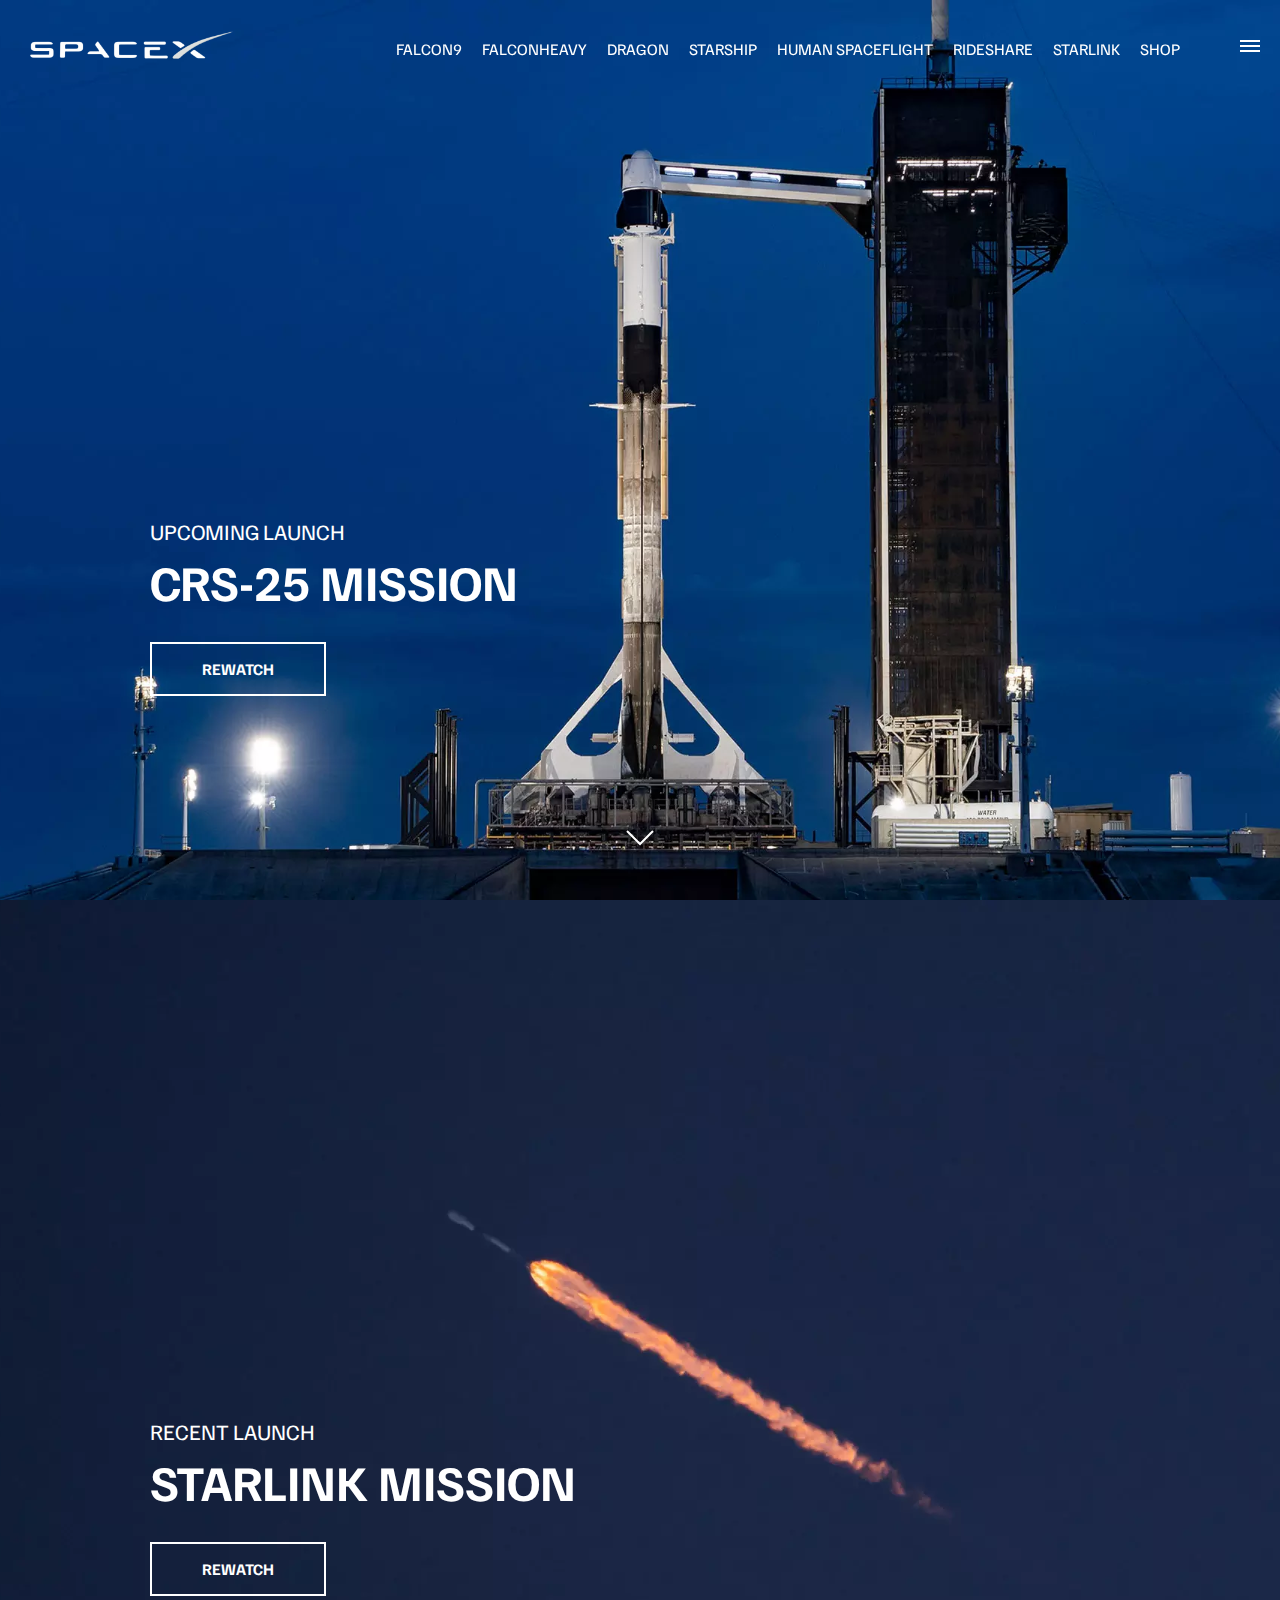
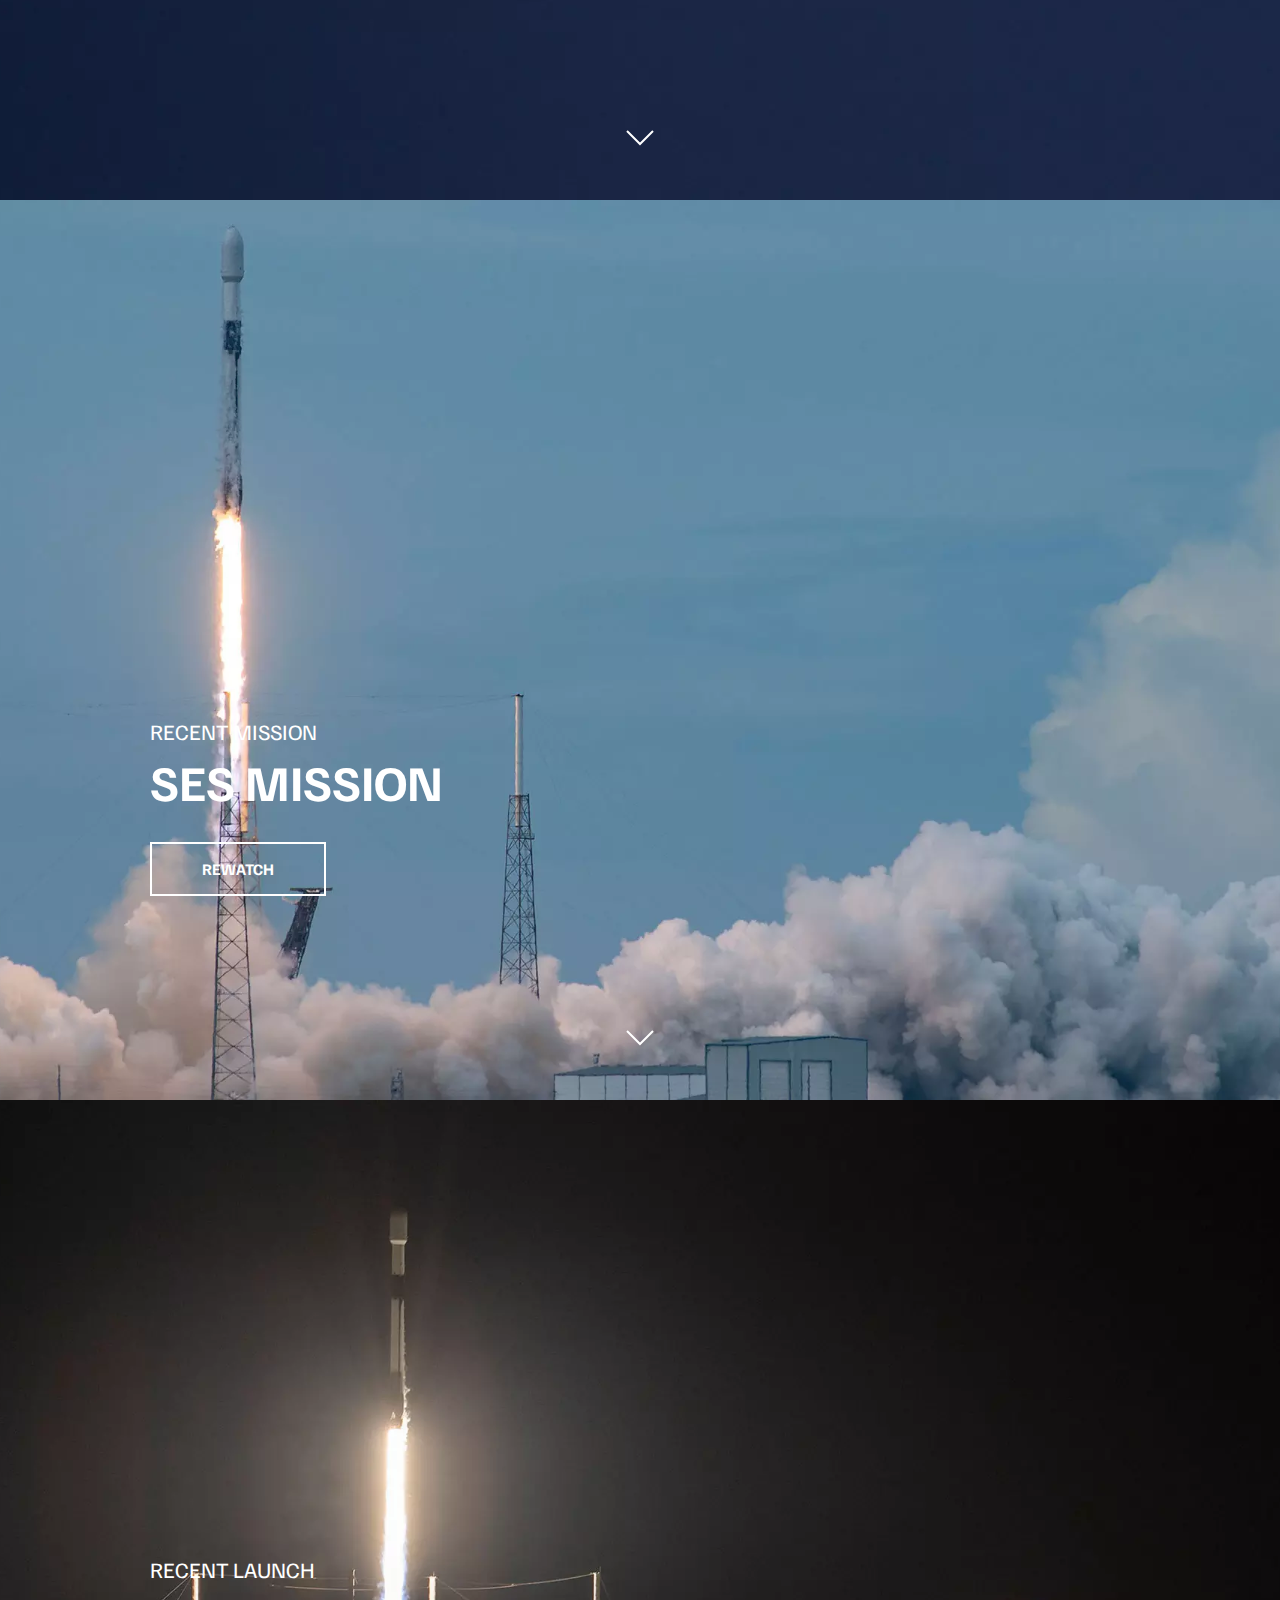
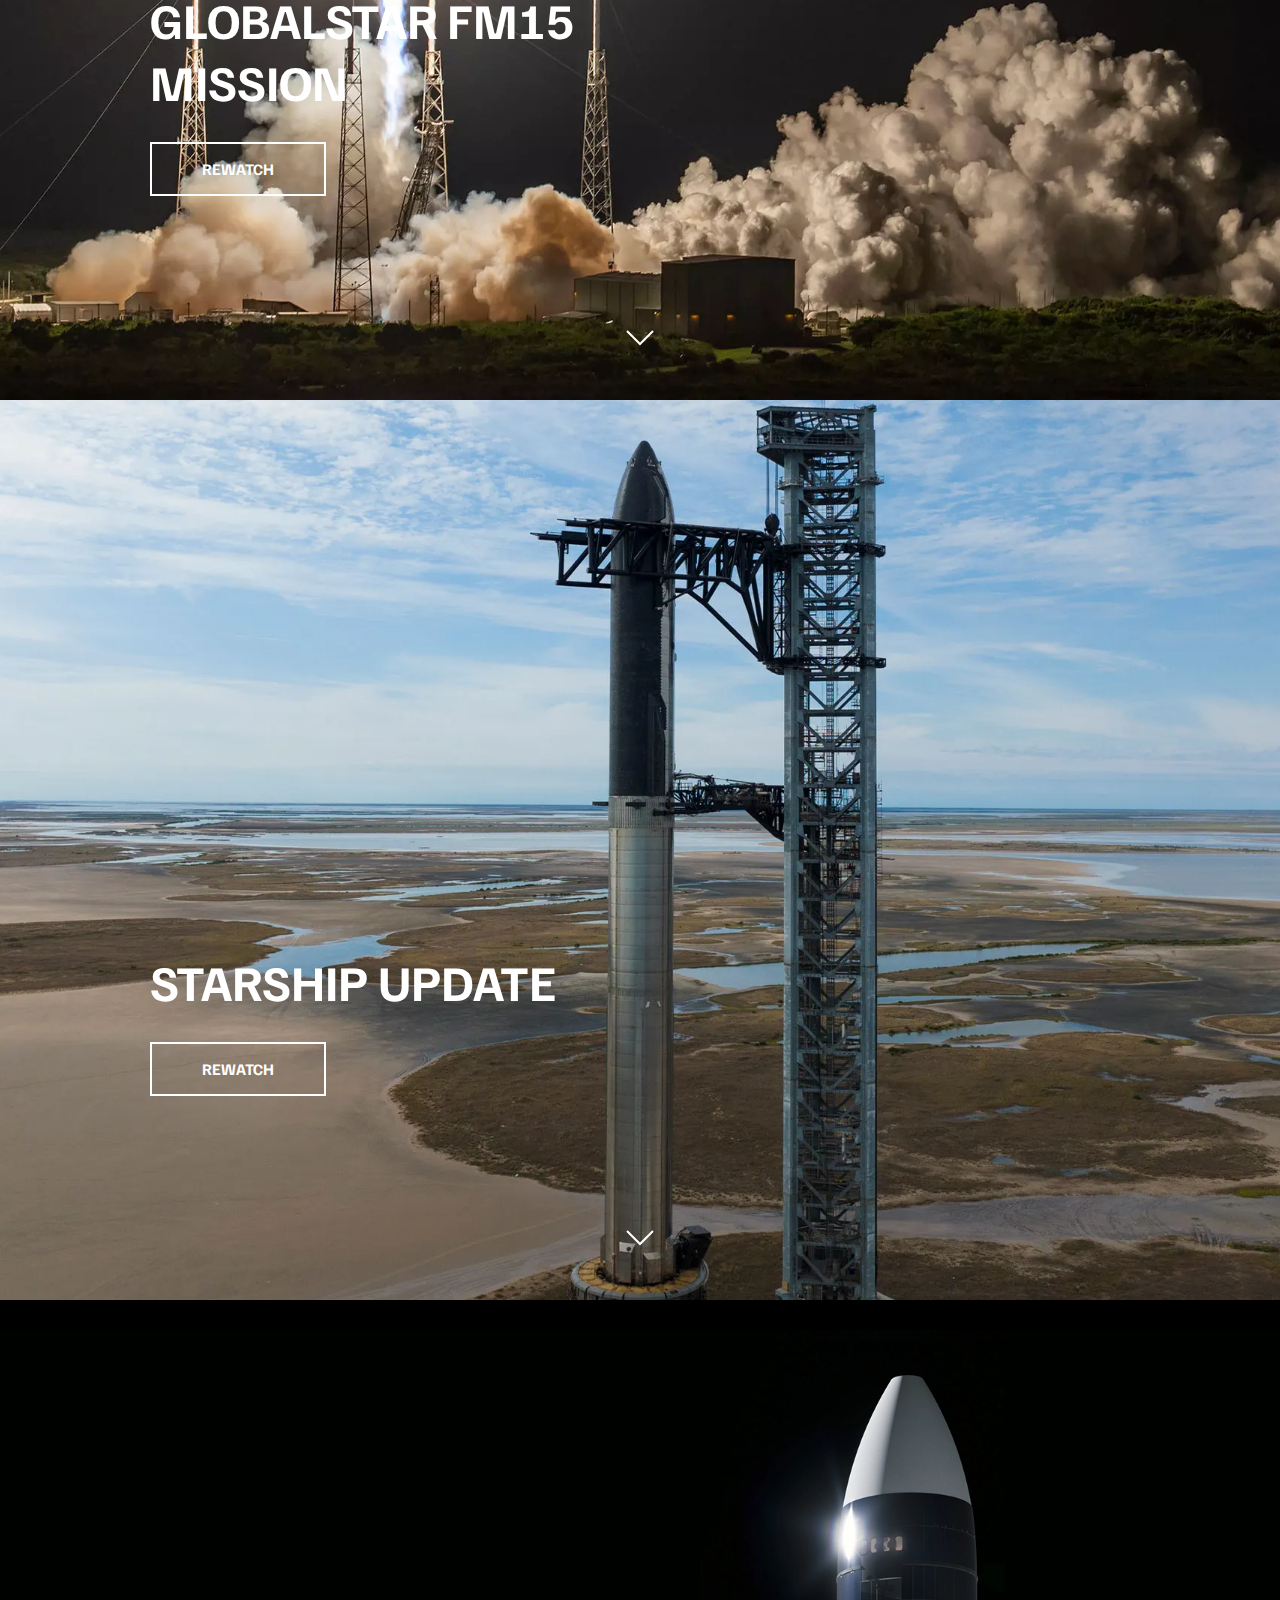
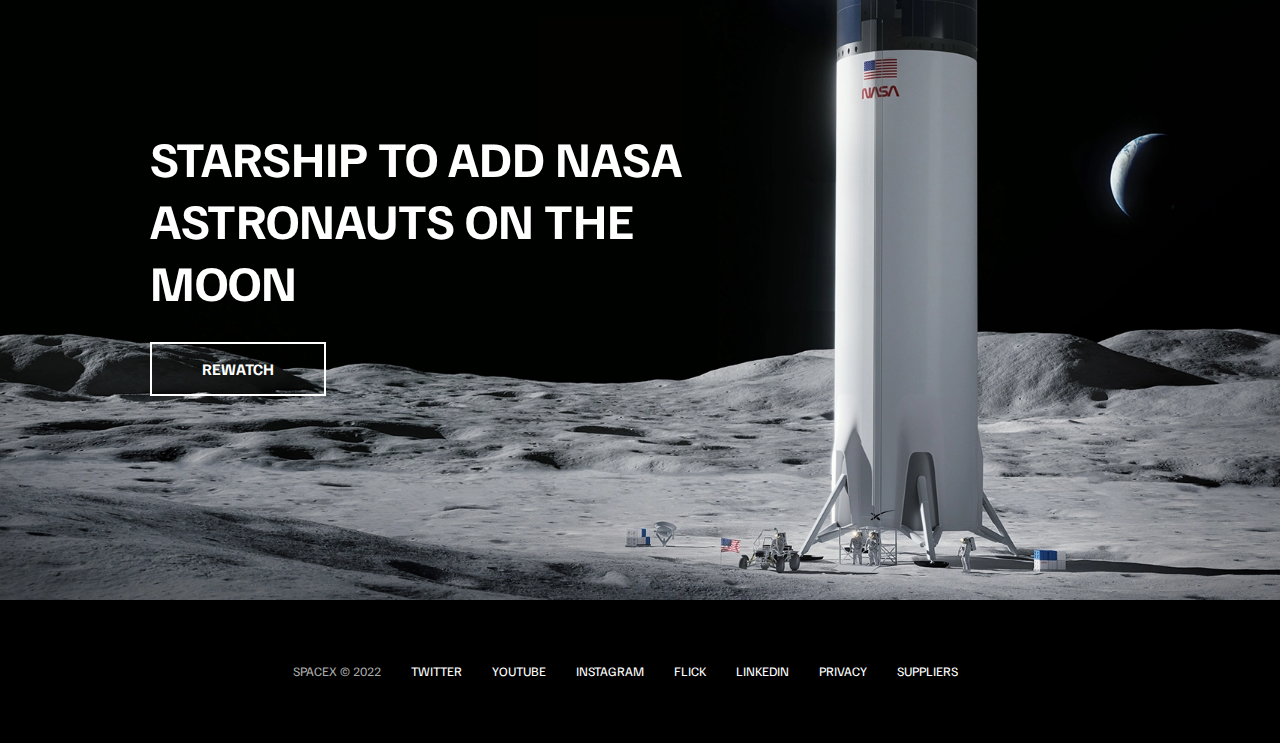
<file: index.html>
<!DOCTYPE html>
<html lang="en">
  <head>
    <meta charset="UTF-8" />
    <meta http-equiv="X-UA-Compatible" content="IE=edge" />
    <meta name="viewport" content="width=device-width, initial-scale=1.0" />
    <link rel="stylesheet" href="style.css" />
    <script src="script.js" defer></script>
    <title>SpaceX clone</title>
  </head>
  <body>
    <div id="overlay"></div>
    <div id="mobile-menu" class="mobile-main-menu">
      <ul>

        <li class="mobile-only"><a href="falcon9.html">falcon9</a></li>
        <li class="mobile-only"><a href="falconheavy.html">falconheavy</a></li>
        <li class="mobile-only"><a href="dragon.html">dragon</a></li>
        <li class="mobile-only"><a href="starship.html">starship</a></li>
        <li class="mobile-only">
          <a href="humanspaceflight.html">human spaceflight</a>
        </li>
        <li class="mobile-only"><a href="rideshare.html">rideshare</a></li>
        <li class="mobile-only"><a href="rideshare.html">Starlink</a></li>
        <li><a href="#">Mission</a></li>
        <li><a href="#">Launches</a></li>
        <li><a href="#">Careers</a></li>
        <li><a href="#">Updates</a></li>
        <li><a href="#">Shop</a></li>
        
      </ul>
    </div>
    <header class="main-header">
      <div class="logo">
        <a href="index.html"> <img src="img/logo.png" alt="SpaceX" /> </a>
      </div>
      <nav class="desktop-main-menu">
        <ul>
          <li><a href="falcon9.html">falcon9</a></li>
          <li><a href="falconheavy.html">falconheavy</a></li>
          <li><a href="dragon.html">dragon</a></li>
          <li><a href="starship.html">starship</a></li>
          <li><a href="humanspaceflight.html">human spaceflight</a></li>
          <li><a href="rideshare.html">rideshare</a></li>
          <li><a href="rideshare.html">Starlink</a></li>
          <li><a href="shop.html">shop</a></li>
        </ul>
      </nav>
    </header>

    <!-- Hamburger Menu -->
    <button id="menu-btn" class="hamburger" type="button">
      <span class="hamburger-top"></span>
      <span class="hamburger-middle"></span>
      <span class="hamburger-bottom"></span>
    </button>

    <!-- Section A -->
    <section class="section-a">
      <div class="section-inner">
        <h4>Upcoming Launch</h4>
        <h2>CRS-25 Mission</h2>
        <a class="btn animate">
          <div class="hover"></div>
          <span>Rewatch</span>
        </a>
      </div>

      <div class="scroll-arrow">
        <svg width="30px" height="20px">
          <path
            stroke="#ffffff"
            fill="none"
            stroke-width="2px"
            d="M2.000,5.000 L15.000,18.000 L28.000,5.000"
          ></path>
        </svg>
      </div>
    </section>

    <!-- Section B -->
    <section class="section-b">
      <div class="section-inner">
        <h4>Recent Launch</h4>
        <h2>Starlink Mission</h2>
        <a class="btn animate">
          <div class="hover"></div>
          <span>Rewatch</span>
        </a>
      </div>

      <div class="scroll-arrow">
        <svg width="30px" height="20px">
          <path
            stroke="#ffffff"
            fill="none"
            stroke-width="2px"
            d="M2.000,5.000 L15.000,18.000 L28.000,5.000"
          ></path>
        </svg>
      </div>
    </section>

    <!-- Section C -->
    <section class="section-c">
      <div class="section-inner">
        <h4>Recent Mission</h4>
        <h2>SES Mission</h2>
        <a class="btn animate">
          <div class="hover"></div>
          <span>Rewatch</span>
        </a>
      </div>

      <div class="scroll-arrow">
        <svg width="30px" height="20px">
          <path
            stroke="#ffffff"
            fill="none"
            stroke-width="2px"
            d="M2.000,5.000 L15.000,18.000 L28.000,5.000"
          ></path>
        </svg>
      </div>
    </section>

    <!-- Section D -->
    <section class="section-d">
      <div class="section-inner">
        <h4>Recent Launch</h4>
        <h2>Globalstar FM15 Mission</h2>
        <a class="btn animate">
          <div class="hover"></div>
          <span>Rewatch</span>
        </a>
      </div>

      <div class="scroll-arrow">
        <svg width="30px" height="20px">
          <path
            stroke="#ffffff"
            fill="none"
            stroke-width="2px"
            d="M2.000,5.000 L15.000,18.000 L28.000,5.000"
          ></path>
        </svg>
      </div>
    </section>

    <!-- Section E -->
    <section class="section-e">
      <div class="section-inner">
        <h2>Starship Update</h2>
        <a class="btn animate">
          <div class="hover"></div>
          <span>Rewatch</span>
        </a>
      </div>

      <div class="scroll-arrow">
        <svg width="30px" height="20px">
          <path
            stroke="#ffffff"
            fill="none"
            stroke-width="2px"
            d="M2.000,5.000 L15.000,18.000 L28.000,5.000"
          ></path>
        </svg>
      </div>
    </section>

    <!-- Section F -->
    <section class="section-f">
      <div class="section-inner">
        <h2>Starship to add NASA astronauts on the moon</h2>
        <a class="btn animate">
          <div class="hover"></div>
          <span>Rewatch</span>
        </a>
      </div>
    </section>

    <footer>
      <ul>
        <li>SpaceX &copy; 2022</li>
        <li><a href="#">Twitter</a></li>
        <li><a href="#">Youtube</a></li>
        <li><a href="#">Instagram</a></li>
        <li><a href="#">Flick</a></li>
        <li><a href="#">LinkedIn</a></li>
        <li><a href="#">Privacy</a></li>
        <li><a href="#">Suppliers</a></li>
      </ul>
    </footer>
  </body>
</html>
</file>
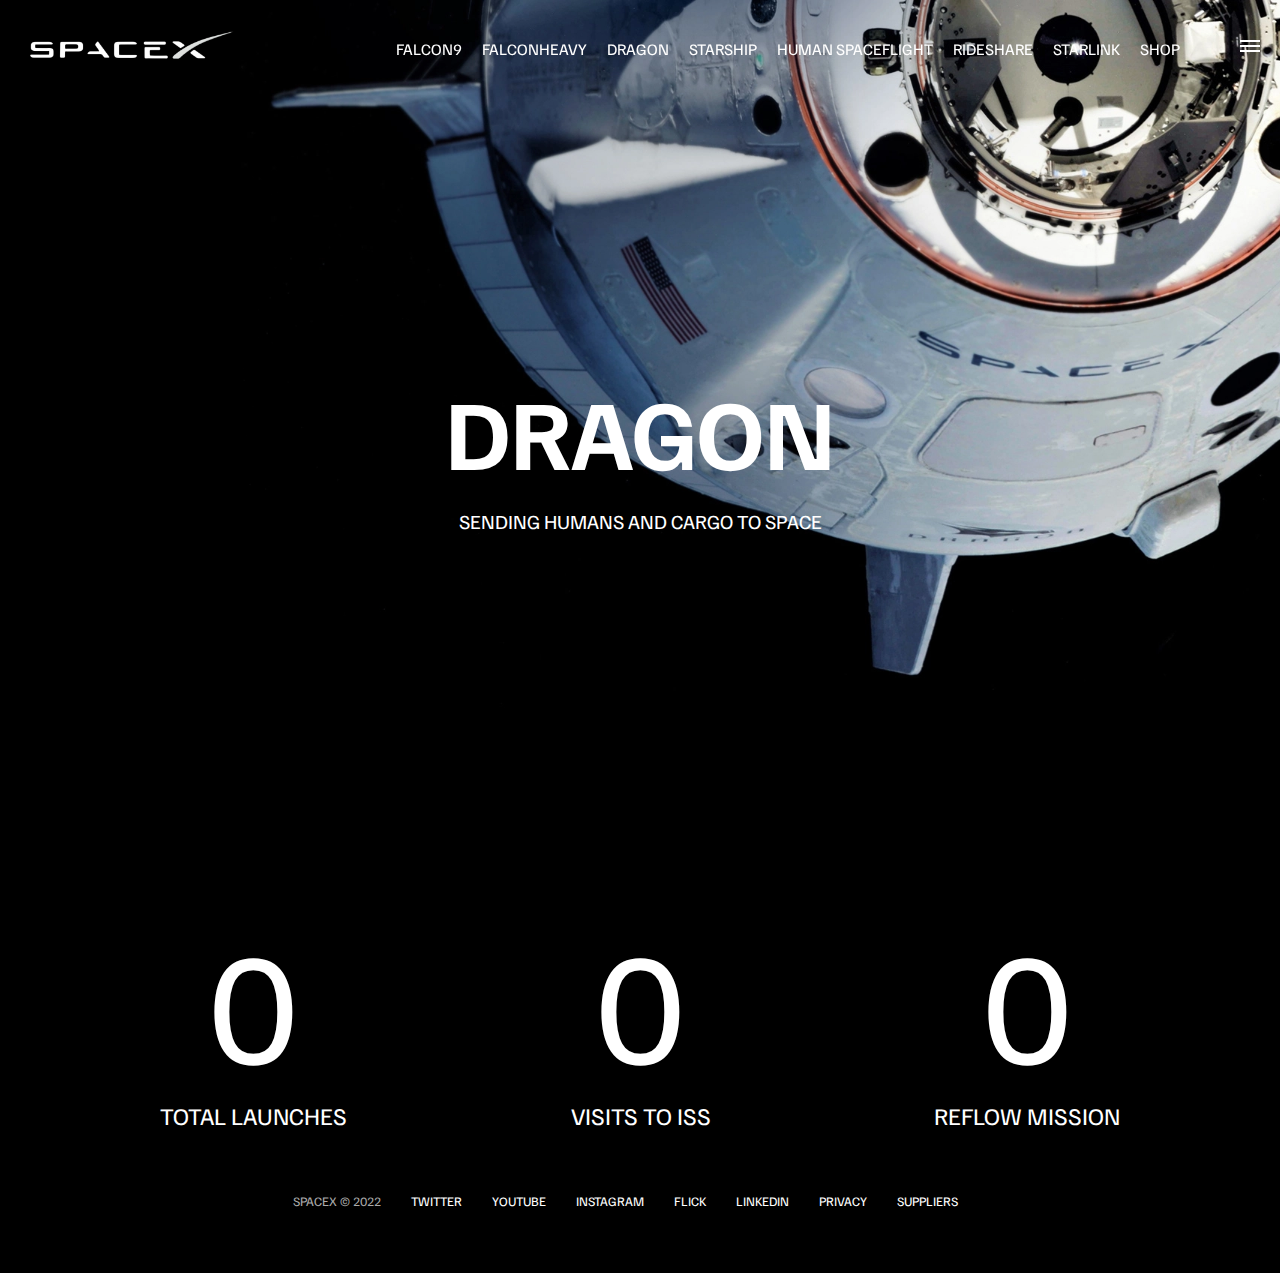
<file: dragon.html>
<!DOCTYPE html>
<html lang="en">
  <head>
    <meta charset="UTF-8" />
    <meta http-equiv="X-UA-Compatible" content="IE=edge" />
    <meta name="viewport" content="width=device-width, initial-scale=1.0" />
    <link rel="stylesheet" href="style.css" />
    <script src="script.js" defer></script>
    <title>SpaceX-Dragon</title>
  </head>
  <body>
    <div id="overlay"></div>
    <div id="mobile-menu" class="mobile-main-menu">
      <ul>
        <li class="mobile-only"><a href="falcon9.html">falcon9</a></li>
        <li class="mobile-only"><a href="falconheavy.html">falconheavy</a></li>
        <li class="mobile-only"><a href="dragon.html">dragon</a></li>
        <li class="mobile-only"><a href="starship.html">starship</a></li>
        <li class="mobile-only">
          <a href="humanspaceflight.html">human spaceflight</a>
        </li>
        <li class="mobile-only"><a href="rideshare.html">rideshare</a></li>
        <li class="mobile-only"><a href="rideshare.html">Starlink</a></li>
        <li><a href="#">Mission</a></li>
        <li><a href="#">Launches</a></li>
        <li><a href="#">Careers</a></li>
        <li><a href="#">Updates</a></li>
        <li><a href="#">Shop</a></li>
      </ul>
    </div>
    <header class="main-header">
      <div class="logo">
        <a href="index.html"> <img src="img/logo.png" alt="SpaceX" /> </a>
      </div>
      <nav class="desktop-main-menu">
        <ul>
          <li><a href="falcon9.html">falcon9</a></li>
          <li><a href="falconheavy.html">falconheavy</a></li>
          <li><a href="dragon.html">dragon</a></li>
          <li><a href="starship.html">starship</a></li>
          <li><a href="humanspaceflight.html">human spaceflight</a></li>
          <li><a href="rideshare.html">rideshare</a></li>
          <li><a href="rideshare.html">Starlink</a></li>
          <li><a href="shop.html">shop</a></li>
        </ul>
      </nav>
    </header>

    <!-- Hamburger Menu -->
    <button id="menu-btn" class="hamburger" type="button">
      <span class="hamburger-top"></span>
      <span class="hamburger-middle"></span>
      <span class="hamburger-bottom"></span>
    </button>

    <section class="section-animation bg-falcon-dragon">

    </section>
    <div class="section-inner-center">
        <h3>Dragon</h3>
        <p>Sending Humans and Cargo to Space</p>
    </div>

    <div class="stats">
        <div>
            <span class="counter" data-target='34'>0</span>
            <h4>Total Launches</h4>
        </div>
        <div>
            <span class="counter" data-target='31'>0</span>
            <h4>Visits to ISS</h4>
        </div>
        <div>
            <span class="counter" data-target='13'>0</span>
            <h4>Reflow Mission</h4>
        </div>
    </div>

    <footer>
      <ul>
        <li>SpaceX &copy; 2022</li>
        <li><a href="#">Twitter</a></li>
        <li><a href="#">Youtube</a></li>
        <li><a href="#">Instagram</a></li>
        <li><a href="#">Flick</a></li>
        <li><a href="#">LinkedIn</a></li>
        <li><a href="#">Privacy</a></li>
        <li><a href="#">Suppliers</a></li>
      </ul>
    </footer>
  </body>
</html>
</file>
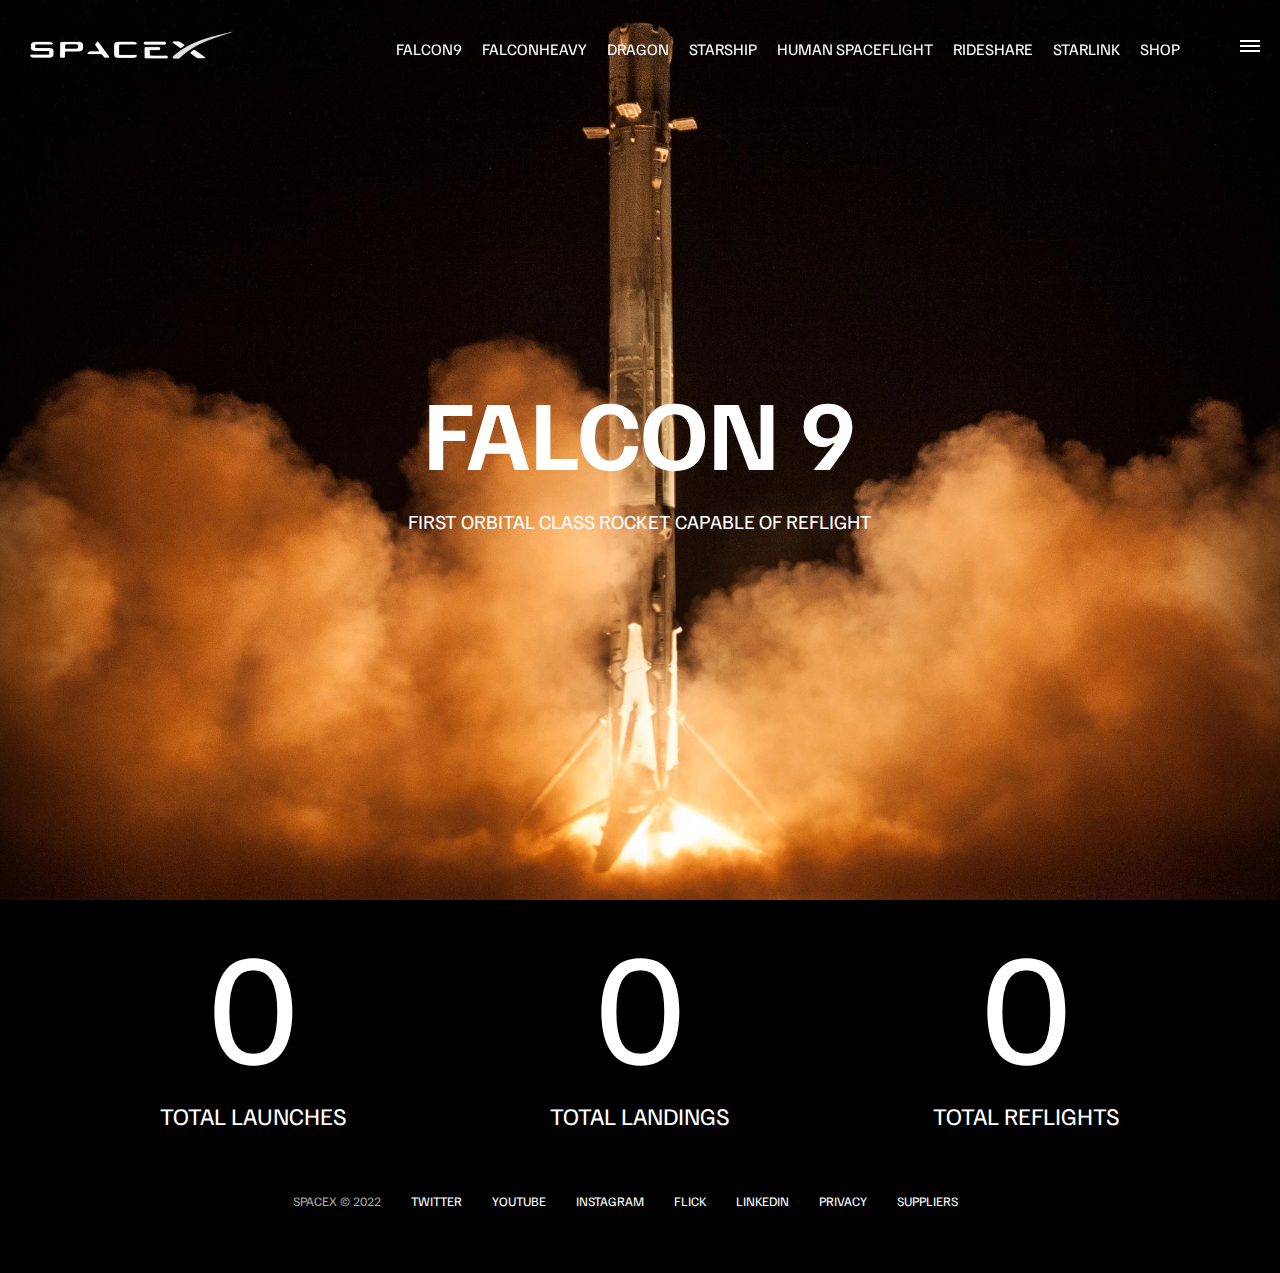
<file: falcon9.html>
<!DOCTYPE html>
<html lang="en">
  <head>
    <meta charset="UTF-8" />
    <meta http-equiv="X-UA-Compatible" content="IE=edge" />
    <meta name="viewport" content="width=device-width, initial-scale=1.0" />
    <link rel="stylesheet" href="style.css" />
    <script src="script.js" defer></script>
    <title>SpaceX-Falcon 9</title>
  </head>
  <body>
    <div id="overlay"></div>
    <div id="mobile-menu" class="mobile-main-menu">
      <ul>
        <li class="mobile-only"><a href="falcon9.html">falcon9</a></li>
        <li class="mobile-only"><a href="falconheavy.html">falconheavy</a></li>
        <li class="mobile-only"><a href="dragon.html">dragon</a></li>
        <li class="mobile-only"><a href="starship.html">starship</a></li>
        <li class="mobile-only">
          <a href="humanspaceflight.html">human spaceflight</a>
        </li>
        <li class="mobile-only"><a href="rideshare.html">rideshare</a></li>
        <li class="mobile-only"><a href="rideshare.html">Starlink</a></li>
        <li><a href="#">Mission</a></li>
        <li><a href="#">Launches</a></li>
        <li><a href="#">Careers</a></li>
        <li><a href="#">Updates</a></li>
        <li><a href="#">Shop</a></li>
      </ul>
    </div>
    <header class="main-header">
      <div class="logo">
        <a href="index.html"> <img src="img/logo.png" alt="SpaceX" /> </a>
      </div>
      <nav class="desktop-main-menu">
        <ul>
          <li><a href="falcon9.html">falcon9</a></li>
          <li><a href="falconheavy.html">falconheavy</a></li>
          <li><a href="dragon.html">dragon</a></li>
          <li><a href="starship.html">starship</a></li>
          <li><a href="humanspaceflight.html">human spaceflight</a></li>
          <li><a href="rideshare.html">rideshare</a></li>
          <li><a href="rideshare.html">Starlink</a></li>
          <li><a href="shop.html">shop</a></li>
        </ul>
      </nav>
    </header>

    <!-- Hamburger Menu -->
    <button id="menu-btn" class="hamburger" type="button">
      <span class="hamburger-top"></span>
      <span class="hamburger-middle"></span>
      <span class="hamburger-bottom"></span>
    </button>

    <section class="section-animation bg-falcon-9">

    </section>
    <div class="section-inner-center">
        <h3>Falcon 9</h3>
        <p>First orbital class rocket capable of reflight</p>
    </div>

    <div class="stats">
        <div>
            <span class="counter" data-target='3'>0</span>
            <h4>Total Launches</h4>
        </div>
        <div>
            <span class="counter" data-target='7'>0</span>
            <h4>Total Landings</h4>
        </div>
        <div>
            <span class="counter" data-target='4'>0</span>
            <h4>Total Reflights</h4>
        </div>
    </div>

    <footer>
      <ul>
        <li>SpaceX &copy; 2022</li>
        <li><a href="#">Twitter</a></li>
        <li><a href="#">Youtube</a></li>
        <li><a href="#">Instagram</a></li>
        <li><a href="#">Flick</a></li>
        <li><a href="#">LinkedIn</a></li>
        <li><a href="#">Privacy</a></li>
        <li><a href="#">Suppliers</a></li>
      </ul>
    </footer>
  </body>
</html>
</file>
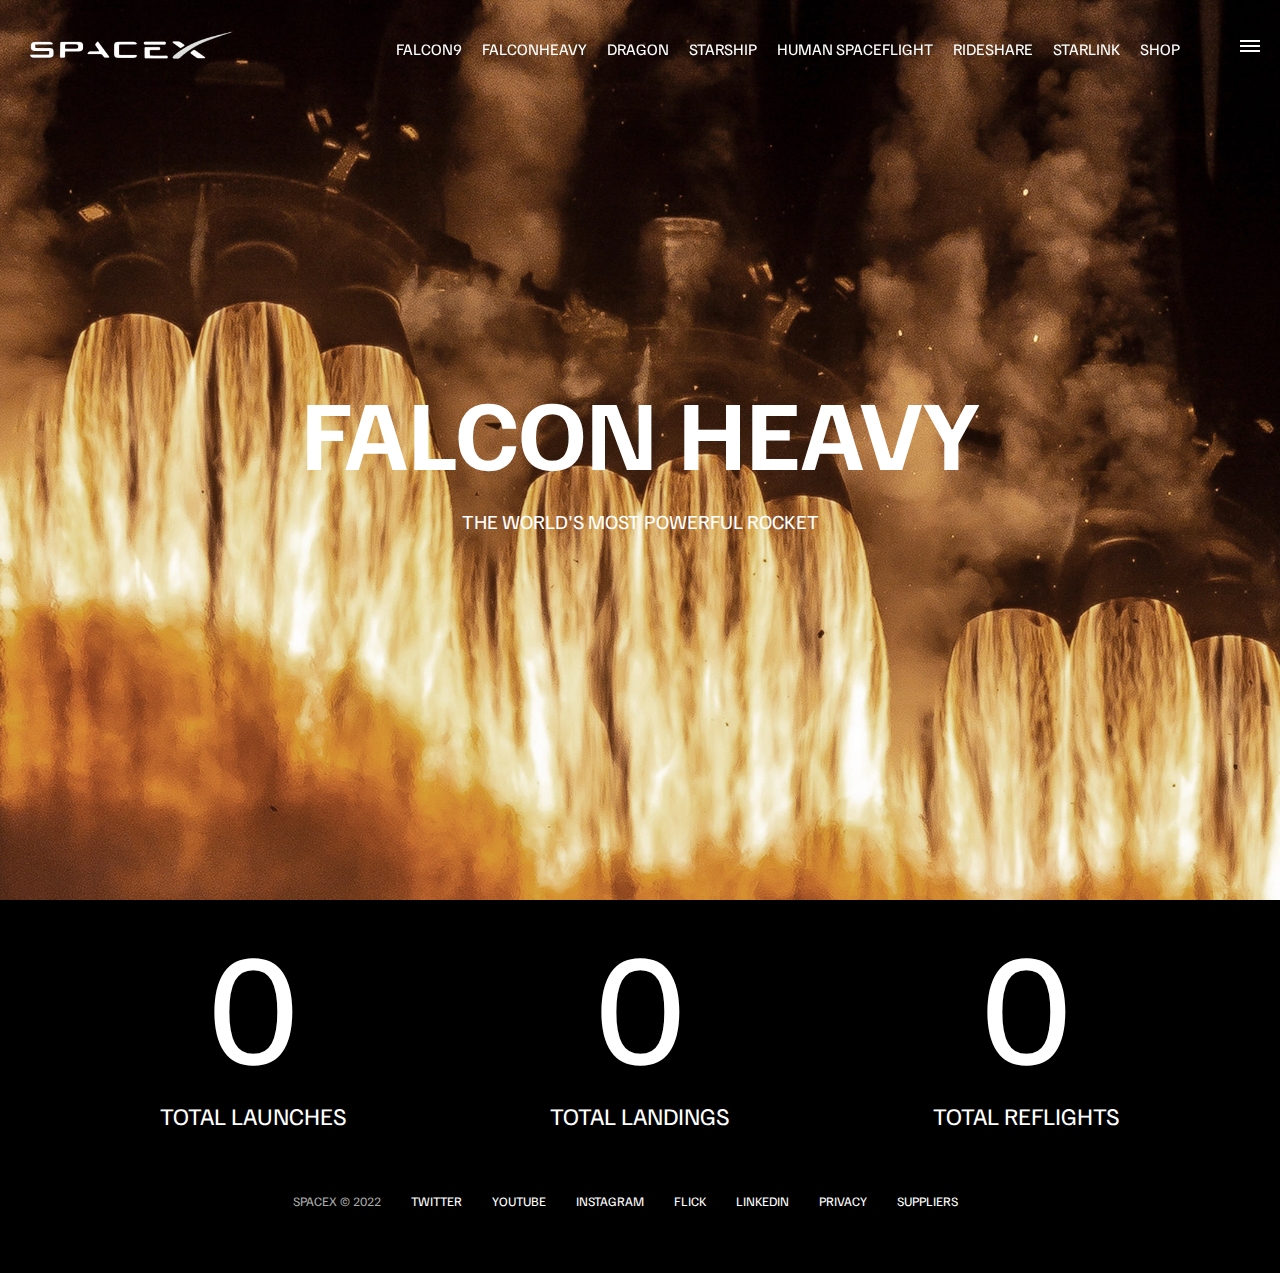
<file: falconheavy.html>
<!DOCTYPE html>
<html lang="en">
  <head>
    <meta charset="UTF-8" />
    <meta http-equiv="X-UA-Compatible" content="IE=edge" />
    <meta name="viewport" content="width=device-width, initial-scale=1.0" />
    <link rel="stylesheet" href="style.css" />
    <script src="script.js" defer></script>
    <title>SpaceX-Falcon Heavy</title>
  </head>
  <body>
    <div id="overlay"></div>
    <div id="mobile-menu" class="mobile-main-menu">
      <ul>
        <li class="mobile-only"><a href="falcon9.html">falcon9</a></li>
        <li class="mobile-only"><a href="falconheavy.html">falconheavy</a></li>
        <li class="mobile-only"><a href="dragon.html">dragon</a></li>
        <li class="mobile-only"><a href="starship.html">starship</a></li>
        <li class="mobile-only">
          <a href="humanspaceflight.html">human spaceflight</a>
        </li>
        <li class="mobile-only"><a href="rideshare.html">rideshare</a></li>
        <li class="mobile-only"><a href="rideshare.html">Starlink</a></li>
        <li><a href="#">Mission</a></li>
        <li><a href="#">Launches</a></li>
        <li><a href="#">Careers</a></li>
        <li><a href="#">Updates</a></li>
        <li><a href="#">Shop</a></li>
      </ul>
    </div>
    <header class="main-header">
      <div class="logo">
        <a href="index.html"> <img src="img/logo.png" alt="SpaceX" /> </a>
      </div>
      <nav class="desktop-main-menu">
        <ul>
          <li><a href="falcon9.html">falcon9</a></li>
          <li><a href="falconheavy.html">falconheavy</a></li>
          <li><a href="dragon.html">dragon</a></li>
          <li><a href="starship.html">starship</a></li>
          <li><a href="humanspaceflight.html">human spaceflight</a></li>
          <li><a href="rideshare.html">rideshare</a></li>
          <li><a href="rideshare.html">Starlink</a></li>
          <li><a href="shop.html">shop</a></li>
        </ul>
      </nav>
    </header>

    <!-- Hamburger Menu -->
    <button id="menu-btn" class="hamburger" type="button">
      <span class="hamburger-top"></span>
      <span class="hamburger-middle"></span>
      <span class="hamburger-bottom"></span>
    </button>

    <section class="section-animation bg-falcon-heavy">

    </section>
    <div class="section-inner-center">
        <h3>Falcon heavy</h3>
        <p>The World's most powerful Rocket</p>
    </div>

    <div class="stats">
        <div>
            <span class="counter" data-target='3'>0</span>
            <h4>Total Launches</h4>
        </div>
        <div>
            <span class="counter" data-target='7'>0</span>
            <h4>Total Landings</h4>
        </div>
        <div>
            <span class="counter" data-target='4'>0</span>
            <h4>Total Reflights</h4>
        </div>
    </div>

    <footer>
      <ul>
        <li>SpaceX &copy; 2022</li>
        <li><a href="#">Twitter</a></li>
        <li><a href="#">Youtube</a></li>
        <li><a href="#">Instagram</a></li>
        <li><a href="#">Flick</a></li>
        <li><a href="#">LinkedIn</a></li>
        <li><a href="#">Privacy</a></li>
        <li><a href="#">Suppliers</a></li>
      </ul>
    </footer>
  </body>
</html>
</file>
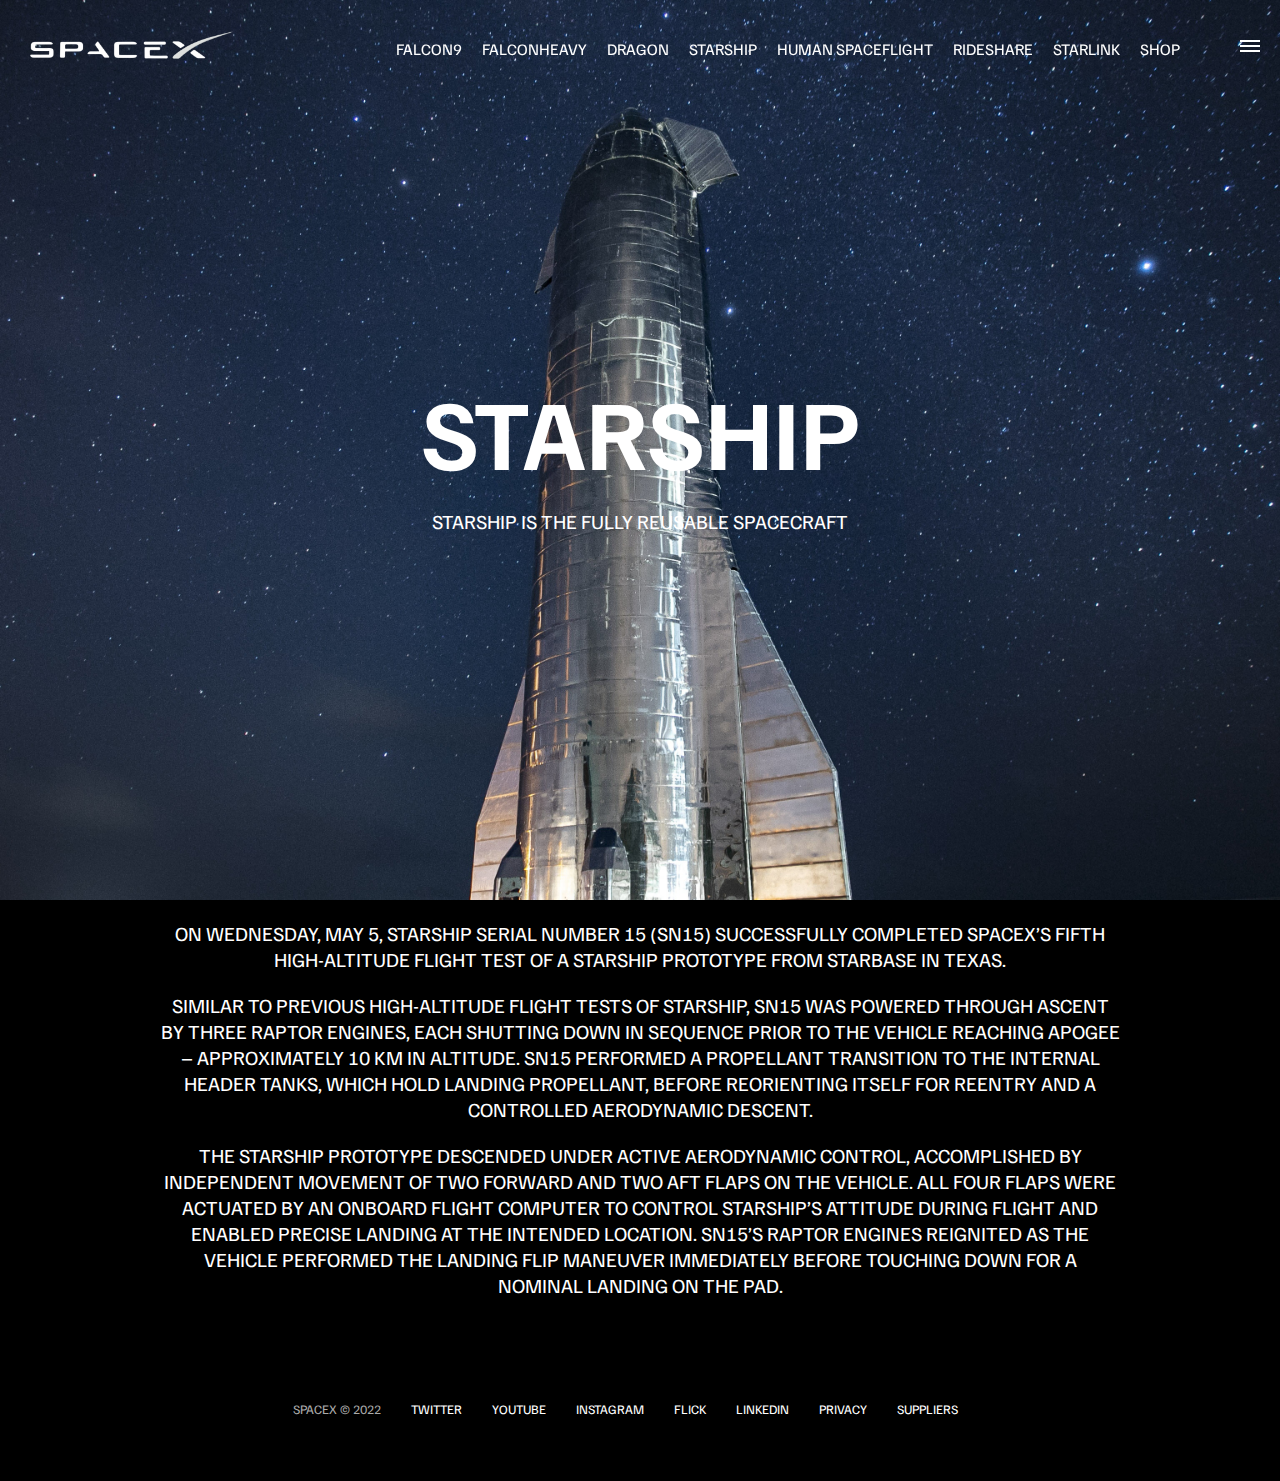
<file: starship.html>
<!DOCTYPE html>
<html lang="en">
  <head>
    <meta charset="UTF-8" />
    <meta http-equiv="X-UA-Compatible" content="IE=edge" />
    <meta name="viewport" content="width=device-width, initial-scale=1.0" />
    <link rel="stylesheet" href="style.css" />
    <script src="script.js" defer></script>
    <title>SpaceX-starship</title>
  </head>
  <body>
    <div id="overlay"></div>
    <div id="mobile-menu" class="mobile-main-menu">
      <ul>
        <li class="mobile-only"><a href="falcon9.html">falcon9</a></li>
        <li class="mobile-only"><a href="falconheavy.html">falconheavy</a></li>
        <li class="mobile-only"><a href="dragon.html">dragon</a></li>
        <li class="mobile-only"><a href="starship.html">starship</a></li>
        <li class="mobile-only">
          <a href="humanspaceflight.html">human spaceflight</a>
        </li>
        <li class="mobile-only"><a href="rideshare.html">rideshare</a></li>
        <li class="mobile-only"><a href="rideshare.html">Starlink</a></li>
        <li><a href="#">Mission</a></li>
        <li><a href="#">Launches</a></li>
        <li><a href="#">Careers</a></li>
        <li><a href="#">Updates</a></li>
        <li><a href="#">Shop</a></li>
      </ul>
    </div>
    <header class="main-header">
      <div class="logo">
        <a href="index.html"> <img src="img/logo.png" alt="SpaceX" /> </a>
      </div>
      <nav class="desktop-main-menu">
        <ul>
          <li><a href="falcon9.html">falcon9</a></li>
          <li><a href="falconheavy.html">falconheavy</a></li>
          <li><a href="dragon.html">dragon</a></li>
          <li><a href="starship.html">starship</a></li>
          <li><a href="humanspaceflight.html">human spaceflight</a></li>
          <li><a href="rideshare.html">rideshare</a></li>
          <li><a href="rideshare.html">Starlink</a></li>
          <li><a href="shop.html">shop</a></li>
        </ul>
      </nav>
    </header>

    <!-- Hamburger Menu -->
    <button id="menu-btn" class="hamburger" type="button">
      <span class="hamburger-top"></span>
      <span class="hamburger-middle"></span>
      <span class="hamburger-bottom"></span>
    </button>

    <section class="section-animation bg-falcon-starship"></section>
    <div class="section-inner-center">
      <h3>Starship</h3>
      <p>Starship is the fully reusable spacecraft</p>
    </div>

    <div class="starship-stats">
      <p class="starship-info">
        On Wednesday, May 5, Starship serial number 15 (SN15) successfully
        completed SpaceX’s fifth high-altitude flight test of a Starship
        prototype from Starbase in Texas.
      </p>
      <p class="starship-info">
        Similar to previous high-altitude flight tests of Starship, SN15 was
        powered through ascent by three Raptor engines, each shutting down in
        sequence prior to the vehicle reaching apogee – approximately 10 km in
        altitude. SN15 performed a propellant transition to the internal header
        tanks, which hold landing propellant, before reorienting itself for
        reentry and a controlled aerodynamic descent.
      </p>
      <p class="starship-info">
        The Starship prototype descended under active aerodynamic control,
        accomplished by independent movement of two forward and two aft flaps on
        the vehicle. All four flaps were actuated by an onboard flight computer
        to control Starship’s attitude during flight and enabled precise landing
        at the intended location. SN15’s Raptor engines reignited as the vehicle
        performed the landing flip maneuver immediately before touching down for
        a nominal landing on the pad.
      </p>
    </div>

    <footer>
      <ul>
        <li>SpaceX &copy; 2022</li>
        <li><a href="#">Twitter</a></li>
        <li><a href="#">Youtube</a></li>
        <li><a href="#">Instagram</a></li>
        <li><a href="#">Flick</a></li>
        <li><a href="#">LinkedIn</a></li>
        <li><a href="#">Privacy</a></li>
        <li><a href="#">Suppliers</a></li>
      </ul>
    </footer>
  </body>
</html>
</file>
<file: style.css>
@import url("https://fonts.googleapis.com/css2?family=Familjen+Grotesk:wght@400;600;700&display=swap");

*,
*::before,
*::after {
  margin: 0;
  padding: 0;
  box-sizing: border-box;
  text-decoration: none;
  list-style: none;
  color: #fff;
  text-transform: uppercase;
}

body {
  font-family: "Familjen Grotesk", sans-serif;
  background-color: #000;
}

a {
  color: #fff;
}

.main-header {
  position: fixed;
  top: 0;
  left: 0;
  height: 100px;
  width: 100%;
  display: flex;
  justify-content: space-between;
  align-items: center;
  padding: 0 30px;
  z-index: 3;
}

.logo {
  width: 210px;
  height: auto;
}

.logo img {
  display: block;
  width: 100%;
  height: auto;
}

.desktop-main-menu {
  margin-right: 50px;
}

.desktop-main-menu ul {
  display: flex;
}

.desktop-main-menu ul li {
  position: relative;
  margin-right: 20px;
  padding-bottom: 2px;
}

/* Menu item bottom border */

.desktop-main-menu ul li a::after {
  content: "";
  position: absolute;
  bottom: 0;
  left: 0;
  width: 100%;
  height: 1px;
  background: #fff;
  transform: scaleX(0);
  transition: transform 0.6s cubic-bezier(0.19, 1, 0.22, 1);
  transform-origin: right center;
}

.desktop-main-menu ul li a:hover::after {
  transform: scaleX(1);
  transform-origin: left center;
  transition-duration: 0.4s;
}

section {
  position: relative;
  height: 100vh;
  background-position: center center;
  background-repeat: no-repeat;
  background-size: cover;
}

.section-inner {
  position: absolute;
  bottom: 200px;
  left: 150px;
  max-width: 560px;
}

.section-inner h4 {
  font-size: 22px;
  margin-bottom: 5px;
  font-weight: 300;
  animation: fadeInUp 0.7s ease-in-out;
}

.section-inner h2 {
  font-size: 50px;
  font-weight: 700;
  margin-bottom: 20px;
  animation: fadeInUp 0.7s ease-in-out 0.2s;
  animation-fill-mode: both; /* stop from showing from start */
}

.section-inner a {
  animation: fadeInUp 0.7s ease-in-out 0.4s;
  animation-fill-mode: both;
}

/* BAckground images */

.section-a {
  background-image: url("../img/section-a.webp");
}
.section-b {
  background-image: url("../img/section-b.webp");
}
.section-c {
  background-image: url("../img/section-c.webp");
}
.section-d {
  background-image: url("../img/section-d.webp");
}
.section-e {
  background-image: url("../img/section-e.webp");
}
.section-f {
  background-image: url("../img/section-f.webp");
}

.btn {
  position: relative;
  display: inline-block;
  cursor: pointer;
  text-align: center;
  min-width: 130px;
  padding: 15px 50px;
  margin-top: 10px;
  border: 2px solid #fff;
  font-weight: bold;
  overflow: hidden;
  z-index: 2;
}

.btn:hover span {
  color: #000;
}

.btn .hover {
  position: absolute;
  top: 0;
  left: 0;
  width: 100%;
  height: 100%;
  background-color: #fff;
  color: #000;
  z-index: -1;
  transform: translateY(100%);
  transition: transform 0.6s cubic-bezier(0.19, 1, 0.22, 1);
}

.btn:hover .hover {
  transform: translateY(0);
}

.scroll-arrow {
  position: absolute;
  bottom: 50px;
  left: 50%;
  transform: translateX(-50%);
  animation: fadeBounce 4s infinite;
}

/* footer */

footer {
  position: relative;
  padding: 55px 0;
}

footer ul {
  display: flex;
  justify-content: center;
  align-items: center;
  flex-wrap: wrap;
}

footer ul li {
  margin-right: 30px;
  color: #aaa;
  text-transform: uppercase;
  font-size: 13px;
  line-height: 2.5;
}

footer ul li a {
  color: #fff;
  transition: color 0.6s;
}

footer ul li a:hover {
  color: #aaa;
}

/* Hamburger Menu */

.hamburger {
  position: fixed;
  top: 40px;
  right: 20px;
  z-index: 10;
  cursor: pointer;
  width: 20px;
  height: 20px;
  background: none;
  border: none;
}

.hamburger-top,
.hamburger-middle,
.hamburger-bottom {
  position: absolute;
  width: 20px;
  height: 2px;
  top: 0;
  left: 0;
  background: #fff;
  transition: all 0.5s;
}

.hamburger-middle {
  transform: translateY(5px);
}
.hamburger-bottom {
  transform: translateY(10px);
}

/* Transition  hamburger to x when open */

.open {
    transform: rotate(90deg);
}

.open .hamburger-top {
    transform: rotate(45deg) translateY(6px) translateX(6px);
}

.open .hamburger-middle {
    display: none;
}

.open .hamburger-bottom {
    transform: rotate(-45deg) translateY(6px) translateX(-6px);
}

/* Overlay */ 

.overlay-show {
    position: fixed;
    top: 0;
    left: 00;
    width: 100%;
    height: 100%;
    background-color: rgba(0,0,0,0.5);
    z-index: 3;
}

/* stop body scroll */
.stop-scrolling {
    overflow: hidden;
}

/* Hide mobile main menu  */

.mobile-only{
    display: none;
}

/* Mobile-menu */

.mobile-main-menu {
    position: fixed;
    top: 0;
    right: 0;
    width: 350px;
    height: 100%;
    z-index: 4;
    background: #000;
    display: flex;
    align-items: center;
    justify-content: center;
    transform: translateX(100%);
    transition: transform 0.6s cubic-bezier(0.19,1,0.22,1);
}

/* Bring menu from right */

.show-menu {
    transform: translateX(0);
}

.mobile-main-menu ul {
    display: flex;
    flex-direction: column;
    align-items: end;
    justify-content: center;
    padding: 50px;
    width: 100%;
}

.mobile-main-menu ul li {
    margin-bottom: 20px;
    font-size: 18px;
    text-transform: uppercase;
    border-bottom: 1px #555 dotted;
    width: 100%;
    text-align: right;
    padding-bottom: 8px;
}

.mobile-main-menu ul li a {
    color: #fff;
    transition: color 0.6s;
}

.mobile-main-menu ul li a:hover {
    color: #aaa;
}

/* Inner pages */

.bg-falcon-9 {
  background-image: url('/img/falcon-9.webp');
}

.bg-falcon-heavy {
  background-image: url('./img/falcon-heavy.webp');
}

.bg-falcon-dragon  {
  background-image: url('./img/dragon.webp');
}

.bg-falcon-starship  {
  background-image: url('./img/starship.jpg');
}

.section-animation {
  animation: fadeIn 2s ease-in-out;
}

.section-inner-center {
  position: absolute;
  top: 50%;
  left: 50%;
  transform: translate(-50% , -50%);
  text-transform: uppercase;
  text-align: center;
  width: 80%;
}

.section-inner-center h3 {
  font-size: 100px;
  margin-bottom: 15px;
  animation: fadeInUp 0.7s ease-in-out;
}

.section-inner-center p {
  font-size: 20px;
  animation: fadeInUp 0.7s ease-in-out;
  animation-fill-mode: both;
}

/* stats */

.stats {
  max-width: 960px;
  margin: 0 auto;
  display: flex;
  align-items: center;
  justify-content: space-between;
  text-align: center;
  text-transform: uppercase;
}

.stats div span {
  font-size: 160px;

}


.stats div h4 {
  font-size: 24px;
  font-weight: 300;
}

.starship-stats {
  max-width: 960px;
  margin: 0 auto;
  display: flex;
  flex-wrap: wrap;
  margin: 20px auto;
  font-size: 20px;
  text-align: center;
}

.starship-info {
  margin-bottom: 20px;
}



/* Animations */

@keyframes fadeInUp {
  0% {
    opacity: 0;
    transform: translateY(140px);
  }

  100% {
    opacity: 1;
    transform: translateY(0);
  }
}

@keyframes fadeIn {
  0% {
    opacity: 0;
  }

  100% {
    opacity: 1;
  }
}

@keyframes fadeBounce {
  0%,
  20%,
  50%,
  80%,
  100% {
    opacity: 0;
    transform: translateY(-20px);
  }

  40% {
    opacity: 1;
    transform: translateY(0);
  }
}

/* Media Queries */

@media (max-width: 960px) {
  /* hide desktop menu */

  .desktop-main-menu {
    display: none;
  }

  /* show mobile-only */ 

  .mobile-only {
    display: block;
  }

  .section-inner-center h3{
    font-size: 75px;
  }
}

@media (max-width: 600px) {
  .section-inner {
    bottom: 75px;
    left: 20px;
  }

  .section-inner h2 {
    font-size: 40px;
  }

  footer ul li:first-child {
    position: absolute;
    top: 30px;
    left: 50%;
    transform: translate(-50%, -50%);
  }

  footer ul li {
    margin-right: 15px;
  }

  .logo {
    width: 150px;
    margin: auto;
  }

  
 

  .section-inner-center h3{
    font-size: 50px;
  }

  /* stats */
  .stats {
    flex-direction: column;
  }

  .stats div {
    margin-bottom: 20px;
  }
}
</file>
